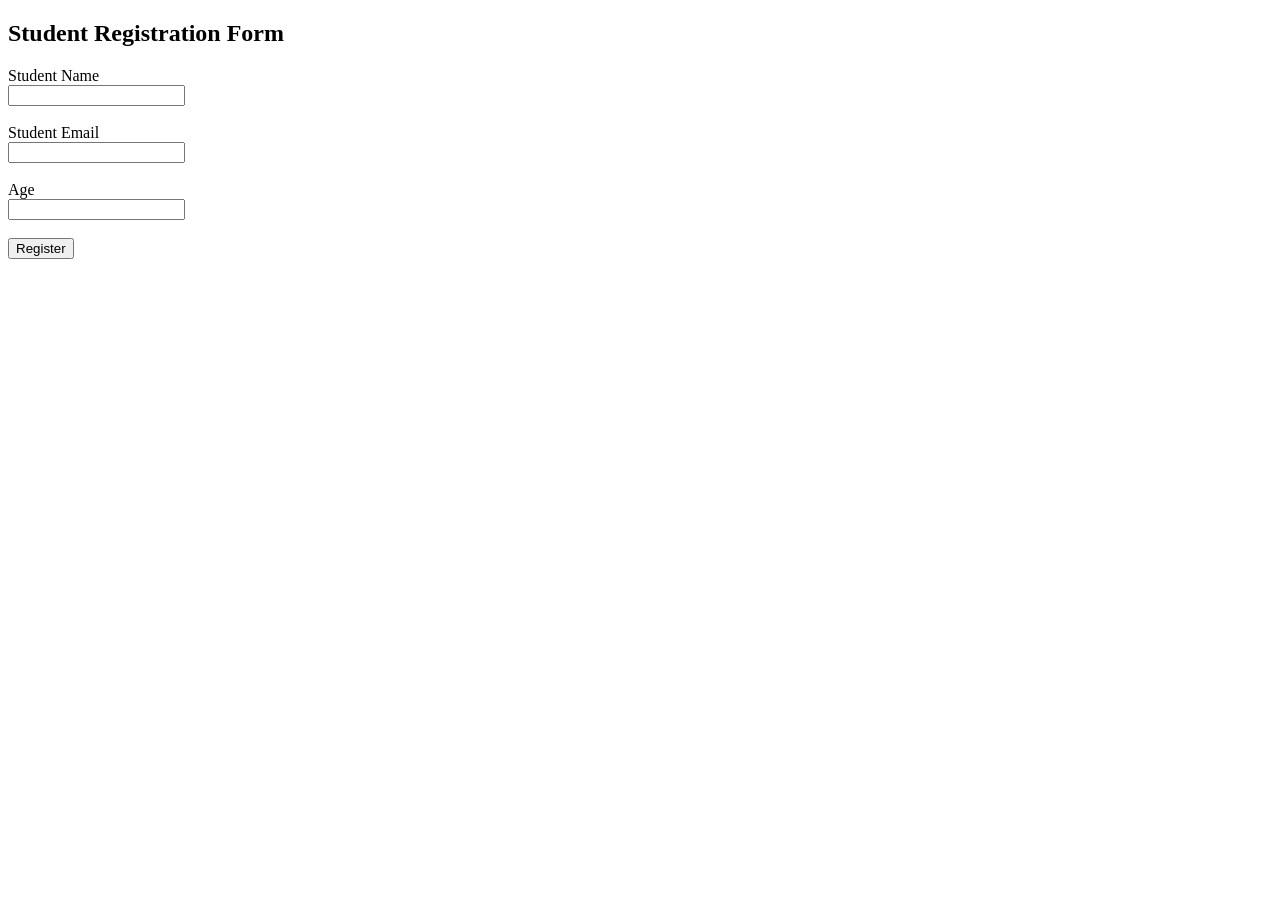
<file: index.html>
<!DOCTYPE html>
<html lang="en">
<head>
    <meta charset="UTF-8">
    <meta name="viewport" content="width=device-width, initial-scale=1.0">
    <title>Registration Form</title>
    <style>
        .error {
            color: red;
            font-size: 14px;
        }
    </style>
</head>
<body>

    <h2>Student Registration Form</h2>

    <form id="registrationForm">

        <label>Student Name</label><br>
        <input type="text" id="name"><br>
        <span id="nameError" class="error"></span><br>

        <label>Student Email</label><br>
        <input type="text" id="email"><br>
        <span id="emailError" class="error"></span><br>

        <label>Age</label><br>
        <input type="number" id="age"><br>
        <span id="ageError" class="error"></span><br>

        <button type="submit">Register</button>
        

    </form>

    <script src="script.js"></script>

</body>
</html>
</file>
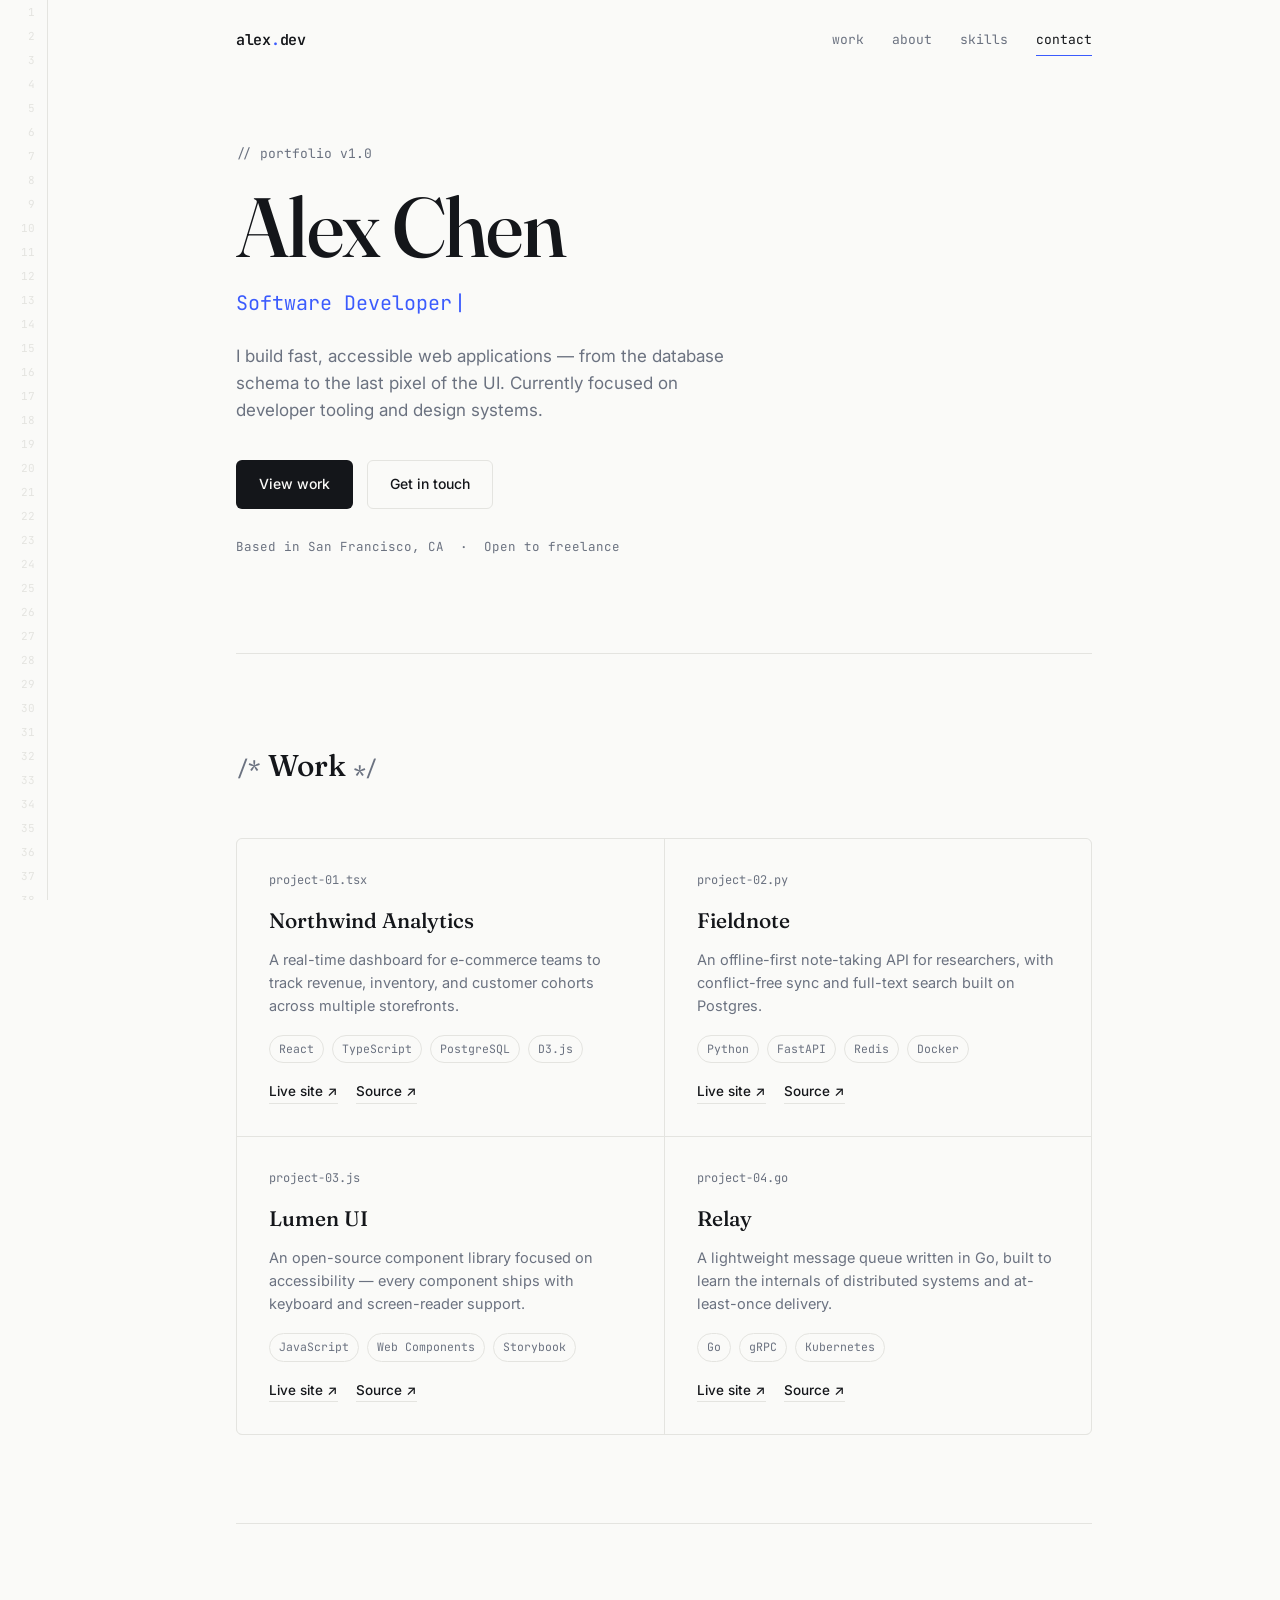
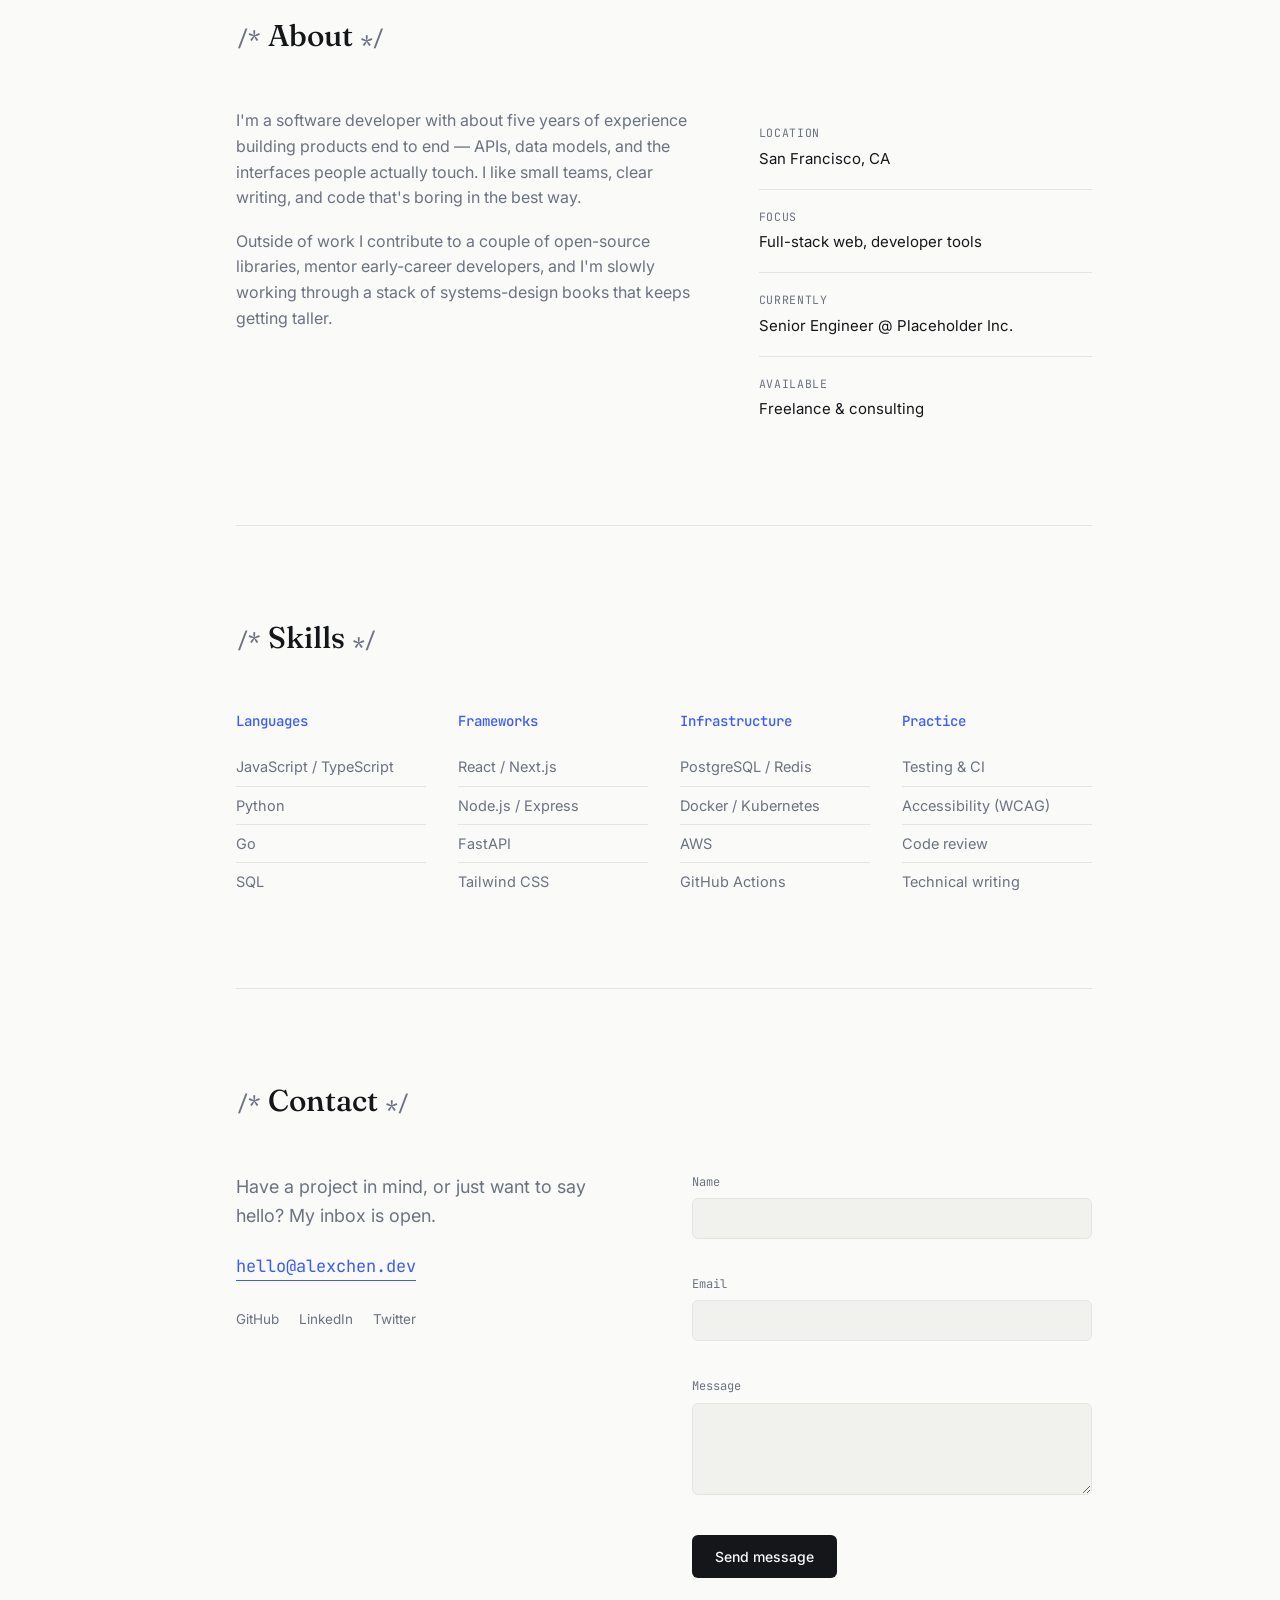
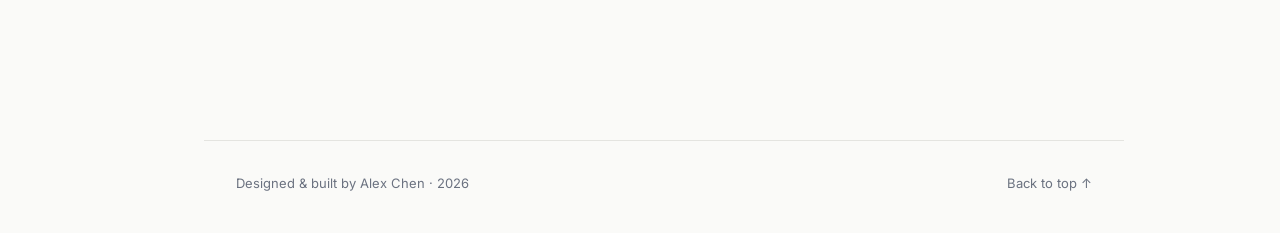
<file: Portfolio/index.html>
<!DOCTYPE html>
<html lang="en">
<head>
<meta charset="UTF-8">
<meta name="viewport" content="width=device-width, initial-scale=1.0">
<title>Alex Chen — Software Developer</title>
<meta name="description" content="Portfolio of Alex Chen, software developer.">
<link rel="preconnect" href="https://fonts.googleapis.com">
<link rel="preconnect" href="https://fonts.gstatic.com" crossorigin>
<link href="https://fonts.googleapis.com/css2?family=Fraunces:opsz,wght@9..144,400;9..144,500;9..144,600&family=JetBrains+Mono:wght@400;500;600&family=Inter:wght@400;500;600&display=swap" rel="stylesheet">
<link rel="stylesheet" href="style.css">
</head>
<body>

<!-- Line-number gutter: signature element, runs the full page like an editor -->
<div class="gutter" id="gutter" aria-hidden="true"></div>

<div class="page">

  <header class="site-header">
    <a href="#top" class="logo">alex<span class="accent">.</span>dev</a>

    <nav class="nav" id="nav">
      <a href="#work">work</a>
      <a href="#about">about</a>
      <a href="#skills">skills</a>
      <a href="#contact">contact</a>
    </nav>

    <button class="nav-toggle" id="navToggle" aria-label="Toggle menu" aria-expanded="false">
      <span></span><span></span><span></span>
    </button>
  </header>

  <main id="top">

    <!-- HERO -->
    <section class="hero">
      <p class="eyebrow">// portfolio&nbsp;<span class="muted">v1.0</span></p>
      <h1 class="hero-name">Alex Chen</h1>
      <p class="hero-role">
        <span id="roleText">Software Developer</span><span class="cursor" aria-hidden="true">|</span>
      </p>
      <p class="hero-bio">
        I build fast, accessible web applications — from the database schema
        to the last pixel of the UI. Currently focused on developer tooling
        and design systems.
      </p>
      <div class="hero-actions">
        <a href="#work" class="btn btn-primary">View work</a>
        <a href="#contact" class="btn btn-ghost">Get in touch</a>
      </div>
      <div class="hero-meta">
        <span>Based in San Francisco, CA</span>
        <span class="dot">·</span>
        <span>Open to freelance</span>
      </div>
    </section>

    <!-- WORK -->
    <section class="section" id="work">
      <h2 class="section-title"><span class="comment">/*</span> Work <span class="comment">*/</span></h2>

      <div class="projects">

        <article class="project reveal">
          <div class="project-file">project-01.tsx</div>
          <h3 class="project-title">Northwind Analytics</h3>
          <p class="project-desc">
            A real-time dashboard for e-commerce teams to track revenue,
            inventory, and customer cohorts across multiple storefronts.
          </p>
          <ul class="project-tags">
            <li>React</li><li>TypeScript</li><li>PostgreSQL</li><li>D3.js</li>
          </ul>
          <div class="project-links">
            <a href="#" target="_blank" rel="noopener">Live site ↗</a>
            <a href="#" target="_blank" rel="noopener">Source ↗</a>
          </div>
        </article>

        <article class="project reveal">
          <div class="project-file">project-02.py</div>
          <h3 class="project-title">Fieldnote</h3>
          <p class="project-desc">
            An offline-first note-taking API for researchers, with
            conflict-free sync and full-text search built on Postgres.
          </p>
          <ul class="project-tags">
            <li>Python</li><li>FastAPI</li><li>Redis</li><li>Docker</li>
          </ul>
          <div class="project-links">
            <a href="#" target="_blank" rel="noopener">Live site ↗</a>
            <a href="#" target="_blank" rel="noopener">Source ↗</a>
          </div>
        </article>

        <article class="project reveal">
          <div class="project-file">project-03.js</div>
          <h3 class="project-title">Lumen UI</h3>
          <p class="project-desc">
            An open-source component library focused on accessibility —
            every component ships with keyboard and screen-reader support.
          </p>
          <ul class="project-tags">
            <li>JavaScript</li><li>Web Components</li><li>Storybook</li>
          </ul>
          <div class="project-links">
            <a href="#" target="_blank" rel="noopener">Live site ↗</a>
            <a href="#" target="_blank" rel="noopener">Source ↗</a>
          </div>
        </article>

        <article class="project reveal">
          <div class="project-file">project-04.go</div>
          <h3 class="project-title">Relay</h3>
          <p class="project-desc">
            A lightweight message queue written in Go, built to learn the
            internals of distributed systems and at-least-once delivery.
          </p>
          <ul class="project-tags">
            <li>Go</li><li>gRPC</li><li>Kubernetes</li>
          </ul>
          <div class="project-links">
            <a href="#" target="_blank" rel="noopener">Live site ↗</a>
            <a href="#" target="_blank" rel="noopener">Source ↗</a>
          </div>
        </article>

      </div>
    </section>

    <!-- ABOUT -->
    <section class="section" id="about">
      <h2 class="section-title"><span class="comment">/*</span> About <span class="comment">*/</span></h2>

      <div class="about-grid">
        <div class="about-copy reveal">
          <p>
            I'm a software developer with about five years of experience
            building products end to end — APIs, data models, and the
            interfaces people actually touch. I like small teams, clear
            writing, and code that's boring in the best way.
          </p>
          <p>
            Outside of work I contribute to a couple of open-source
            libraries, mentor early-career developers, and I'm slowly
            working through a stack of systems-design books that keeps
            getting taller.
          </p>
        </div>

        <dl class="about-facts reveal">
          <div class="fact">
            <dt>Location</dt>
            <dd>San Francisco, CA</dd>
          </div>
          <div class="fact">
            <dt>Focus</dt>
            <dd>Full-stack web, developer tools</dd>
          </div>
          <div class="fact">
            <dt>Currently</dt>
            <dd>Senior Engineer @ Placeholder Inc.</dd>
          </div>
          <div class="fact">
            <dt>Available</dt>
            <dd>Freelance &amp; consulting</dd>
          </div>
        </dl>
      </div>
    </section>

    <!-- SKILLS -->
    <section class="section" id="skills">
      <h2 class="section-title"><span class="comment">/*</span> Skills <span class="comment">*/</span></h2>

      <div class="skills-grid">
        <div class="skill-group reveal">
          <h3>Languages</h3>
          <ul>
            <li>JavaScript / TypeScript</li>
            <li>Python</li>
            <li>Go</li>
            <li>SQL</li>
          </ul>
        </div>
        <div class="skill-group reveal">
          <h3>Frameworks</h3>
          <ul>
            <li>React / Next.js</li>
            <li>Node.js / Express</li>
            <li>FastAPI</li>
            <li>Tailwind CSS</li>
          </ul>
        </div>
        <div class="skill-group reveal">
          <h3>Infrastructure</h3>
          <ul>
            <li>PostgreSQL / Redis</li>
            <li>Docker / Kubernetes</li>
            <li>AWS</li>
            <li>GitHub Actions</li>
          </ul>
        </div>
        <div class="skill-group reveal">
          <h3>Practice</h3>
          <ul>
            <li>Testing &amp; CI</li>
            <li>Accessibility (WCAG)</li>
            <li>Code review</li>
            <li>Technical writing</li>
          </ul>
        </div>
      </div>
    </section>

    <!-- CONTACT -->
    <section class="section" id="contact">
      <h2 class="section-title"><span class="comment">/*</span> Contact <span class="comment">*/</span></h2>

      <div class="contact-grid">
        <div class="contact-copy reveal">
          <p class="contact-lead">
            Have a project in mind, or just want to say hello?
            My inbox is open.
          </p>
          <a href="mailto:hello@alexchen.dev" class="contact-email">hello@alexchen.dev</a>
          <div class="socials">
            <a href="#" target="_blank" rel="noopener">GitHub</a>
            <a href="#" target="_blank" rel="noopener">LinkedIn</a>
            <a href="#" target="_blank" rel="noopener">Twitter</a>
          </div>
        </div>

        <form class="contact-form reveal" id="contactForm" novalidate>
          <div class="field">
            <label for="name">Name</label>
            <input type="text" id="name" name="name" required>
            <span class="field-error" data-error-for="name"></span>
          </div>
          <div class="field">
            <label for="email">Email</label>
            <input type="email" id="email" name="email" required>
            <span class="field-error" data-error-for="email"></span>
          </div>
          <div class="field">
            <label for="message">Message</label>
            <textarea id="message" name="message" rows="4" required></textarea>
            <span class="field-error" data-error-for="message"></span>
          </div>
          <button type="submit" class="btn btn-primary">Send message</button>
          <p class="form-status" id="formStatus" role="status" aria-live="polite"></p>
        </form>
      </div>
    </section>

  </main>

  <footer class="site-footer">
    <p>Designed &amp; built by Alex Chen · <span id="year"></span></p>
    <a href="#top" class="back-to-top">Back to top ↑</a>
  </footer>

</div>

<script src="script.js"></script>
</body>
</html>
</file>
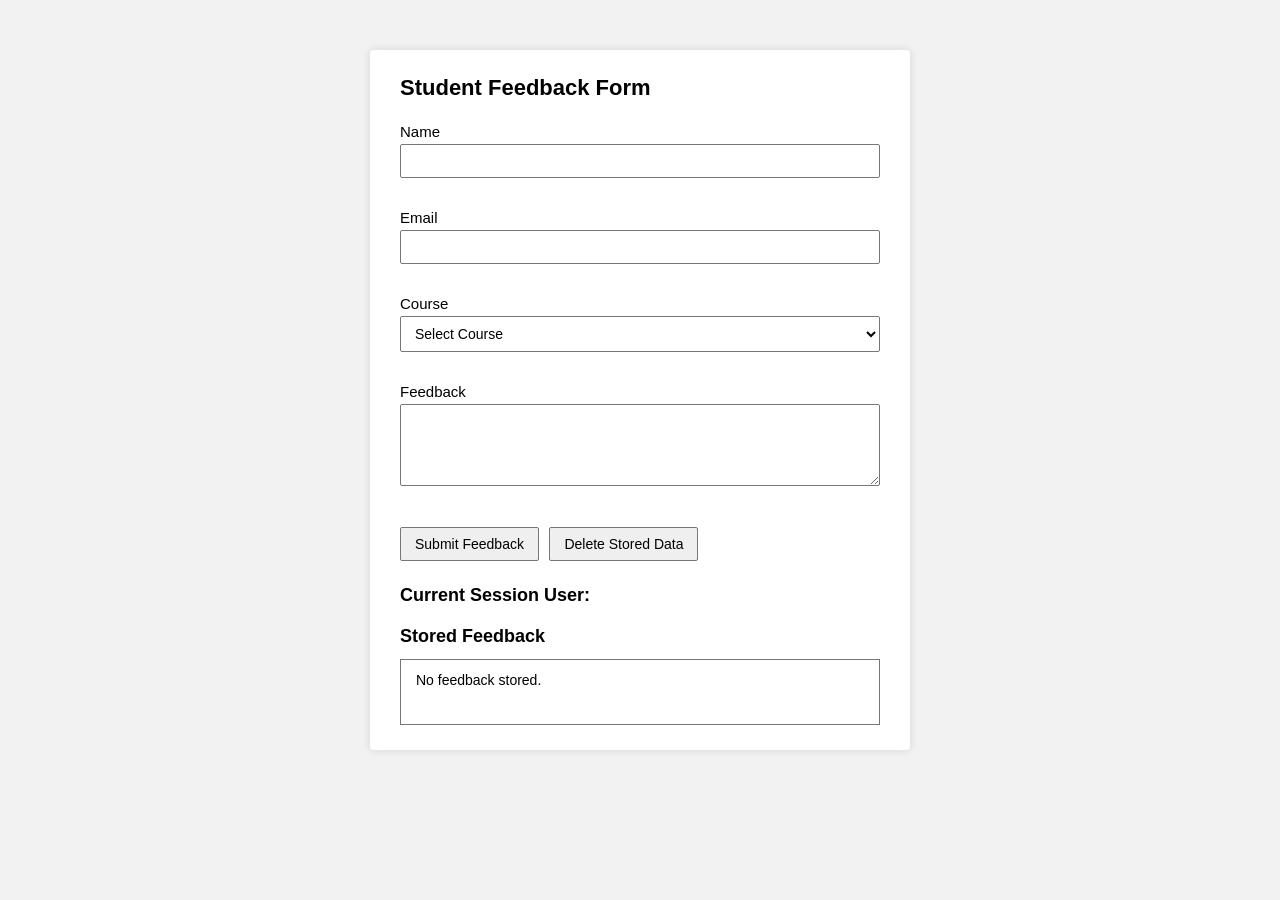
<file: Portfolio/Assignment3/index.html>
<!DOCTYPE html>
<html lang="en">
<head>
    <meta charset="UTF-8">
    <meta name="viewport" content="width=device-width, initial-scale=1.0">
    <title>Student Feedback Form</title>
    <link rel="stylesheet" href="style.css">
</head>
<body>

    <div class="container">
        <h2>Student Feedback Form</h2>

        <form id="feedbackForm" novalidate>
            <div class="form-group">
                <label for="name">Name</label>
                <input type="text" id="name" placeholder="">
                <div class="error" id="nameError"></div>
            </div>

            <div class="form-group">
                <label for="email">Email</label>
                <input type="email" id="email" placeholder="">
                <div class="error" id="emailError"></div>
            </div>

            <div class="form-group">
                <label for="course">Course</label>
                <select id="course">
                    <option value="">Select Course</option>
                    <option value="Computer Science">Computer Science</option>
                    <option value="Information Technology">Information Technology</option>
                    <option value="Electronics">Electronics</option>
                    <option value="Mechanical Engineering">Mechanical Engineering</option>
                    <option value="Civil Engineering">Civil Engineering</option>
                </select>
                <div class="error" id="courseError"></div>
            </div>

            <div class="form-group">
                <label for="feedback">Feedback</label>
                <textarea id="feedback" rows="4"></textarea>
                <div class="error" id="feedbackError"></div>
            </div>

            <div class="btn-group">
                <button type="submit" id="submitBtn">Submit Feedback</button>
                <button type="button" id="deleteBtn">Delete Stored Data</button>
            </div>
        </form>

        <h3 id="sessionUserDisplay">Current Session User: </h3>

        <h3>Stored Feedback</h3>

        <div id="output">No feedback stored.</div>
    </div>

    <script src="script.js"></script>
</body>
</html>
</file>
<file: Portfolio/style.css>
/* ============================
   Design tokens
   ============================ */
:root {
  --bg: #FAFAF8;
  --surface: #F1F1EE;
  --ink: #14161A;
  --muted: #6B7280;
  --line: #E4E4E0;
  --accent: #3B5BFD;
  --accent-ink: #FFFFFF;

  --font-display: 'Fraunces', serif;
  --font-body: 'Inter', sans-serif;
  --font-mono: 'JetBrains Mono', monospace;

  --gutter-w: 48px;
  --max-w: 920px;

  --radius: 6px;
  --ease: cubic-bezier(0.16, 1, 0.3, 1);
}

@media (prefers-color-scheme: dark) {
  /* Intentionally light-only design; kept simple and consistent. */
}

/* ============================
   Reset
   ============================ */
* { box-sizing: border-box; }
html { scroll-behavior: smooth; }
body {
  margin: 0;
  background: var(--bg);
  color: var(--ink);
  font-family: var(--font-body);
  font-size: 16px;
  line-height: 1.6;
  -webkit-font-smoothing: antialiased;
}
h1, h2, h3 { margin: 0; font-family: var(--font-display); font-weight: 500; }
p { margin: 0; }
a { color: inherit; text-decoration: none; }
ul { margin: 0; padding: 0; list-style: none; }
button { font-family: inherit; cursor: pointer; }

@media (prefers-reduced-motion: reduce) {
  html { scroll-behavior: auto; }
  * { animation-duration: 0.01ms !important; transition-duration: 0.01ms !important; }
}

:focus-visible {
  outline: 2px solid var(--accent);
  outline-offset: 3px;
  border-radius: 2px;
}

.accent { color: var(--accent); }
.muted { color: var(--muted); }

/* ============================
   Gutter — signature element
   ============================ */
.gutter {
  position: fixed;
  top: 0;
  left: 0;
  width: var(--gutter-w);
  height: 100vh;
  border-right: 1px solid var(--line);
  font-family: var(--font-mono);
  font-size: 11px;
  color: var(--line);
  overflow: hidden;
  z-index: 0;
  pointer-events: none;
}
.gutter span {
  display: block;
  height: 24px;
  line-height: 24px;
  text-align: right;
  padding-right: 12px;
}
@media (max-width: 720px) {
  .gutter { display: none; }
}

/* ============================
   Layout
   ============================ */
.page {
  position: relative;
  z-index: 1;
  margin-left: var(--gutter-w);
}
@media (max-width: 720px) {
  .page { margin-left: 0; }
}

main, .site-header, .site-footer {
  max-width: var(--max-w);
  margin: 0 auto;
  padding-left: 32px;
  padding-right: 32px;
}
@media (max-width: 600px) {
  main, .site-header, .site-footer { padding-left: 20px; padding-right: 20px; }
}

/* ============================
   Header / Nav
   ============================ */
.site-header {
  display: flex;
  align-items: center;
  justify-content: space-between;
  padding-top: 28px;
  padding-bottom: 28px;
}
.logo {
  font-family: var(--font-mono);
  font-weight: 600;
  font-size: 15px;
  letter-spacing: -0.02em;
}
.nav { display: flex; gap: 28px; }
.nav a {
  font-family: var(--font-mono);
  font-size: 13px;
  color: var(--muted);
  transition: color 0.2s var(--ease);
  position: relative;
}
.nav a:hover, .nav a.active { color: var(--ink); }
.nav a.active::after {
  content: '';
  position: absolute;
  left: 0; bottom: -6px;
  width: 100%; height: 1px;
  background: var(--accent);
}

.nav-toggle {
  display: none;
  flex-direction: column;
  gap: 5px;
  background: none;
  border: none;
  padding: 8px;
}
.nav-toggle span {
  display: block;
  width: 20px;
  height: 1.5px;
  background: var(--ink);
  transition: transform 0.25s var(--ease), opacity 0.25s var(--ease);
}
@media (max-width: 720px) {
  .nav-toggle { display: flex; }
  .nav {
    position: absolute;
    top: 68px;
    right: 20px;
    left: 20px;
    background: var(--bg);
    border: 1px solid var(--line);
    border-radius: var(--radius);
    flex-direction: column;
    gap: 0;
    padding: 8px;
    display: none;
  }
  .nav.open { display: flex; }
  .nav a { padding: 12px 10px; border-bottom: 1px solid var(--line); }
  .nav a:last-child { border-bottom: none; }
}
.nav-toggle.open span:nth-child(1) { transform: translateY(6.5px) rotate(45deg); }
.nav-toggle.open span:nth-child(2) { opacity: 0; }
.nav-toggle.open span:nth-child(3) { transform: translateY(-6.5px) rotate(-45deg); }

/* ============================
   Hero
   ============================ */
.hero {
  padding-top: 64px;
  padding-bottom: 96px;
}
.eyebrow {
  font-family: var(--font-mono);
  font-size: 13px;
  color: var(--muted);
  margin-bottom: 20px;
}
.hero-name {
  font-size: clamp(48px, 8vw, 84px);
  line-height: 1;
  letter-spacing: -0.02em;
  margin-bottom: 18px;
}
.hero-role {
  font-family: var(--font-mono);
  font-size: clamp(16px, 2.4vw, 20px);
  color: var(--accent);
  margin-bottom: 24px;
  min-height: 28px;
}
.cursor {
  display: inline-block;
  margin-left: 2px;
  animation: blink 1s step-end infinite;
}
@keyframes blink { 50% { opacity: 0; } }

.hero-bio {
  max-width: 46ch;
  color: var(--muted);
  font-size: 17px;
  margin-bottom: 36px;
}
.hero-actions {
  display: flex;
  gap: 14px;
  margin-bottom: 28px;
  flex-wrap: wrap;
}
.hero-meta {
  font-family: var(--font-mono);
  font-size: 12.5px;
  color: var(--muted);
}
.hero-meta .dot { margin: 0 8px; }

/* ============================
   Buttons
   ============================ */
.btn {
  display: inline-flex;
  align-items: center;
  justify-content: center;
  padding: 12px 22px;
  border-radius: var(--radius);
  font-size: 14px;
  font-weight: 500;
  transition: transform 0.2s var(--ease), background 0.2s var(--ease), border-color 0.2s var(--ease);
  border: 1px solid transparent;
}
.btn-primary {
  background: var(--ink);
  color: var(--bg);
}
.btn-primary:hover { transform: translateY(-2px); background: var(--accent); }
.btn-ghost {
  border-color: var(--line);
  color: var(--ink);
}
.btn-ghost:hover { border-color: var(--ink); transform: translateY(-2px); }

/* ============================
   Sections
   ============================ */
.section {
  padding-top: 88px;
  padding-bottom: 88px;
  border-top: 1px solid var(--line);
}
.section-title {
  font-size: clamp(24px, 3vw, 30px);
  margin-bottom: 48px;
}
.comment { color: var(--muted); font-family: var(--font-mono); font-weight: 400; font-size: 0.7em; vertical-align: middle; }

.reveal {
  opacity: 0;
  transform: translateY(16px);
  transition: opacity 0.6s var(--ease), transform 0.6s var(--ease);
}
.reveal.is-visible {
  opacity: 1;
  transform: translateY(0);
}

/* ============================
   Projects
   ============================ */
.projects {
  display: grid;
  grid-template-columns: repeat(2, 1fr);
  gap: 1px;
  background: var(--line);
  border: 1px solid var(--line);
  border-radius: var(--radius);
  overflow: hidden;
}
@media (max-width: 640px) {
  .projects { grid-template-columns: 1fr; }
}
.project {
  background: var(--bg);
  padding: 32px;
  transition: background 0.2s var(--ease);
}
.project:hover { background: var(--surface); }
.project-file {
  font-family: var(--font-mono);
  font-size: 12px;
  color: var(--muted);
  margin-bottom: 14px;
}
.project-title {
  font-size: 21px;
  margin-bottom: 10px;
}
.project-desc {
  color: var(--muted);
  font-size: 14.5px;
  margin-bottom: 18px;
}
.project-tags {
  display: flex;
  flex-wrap: wrap;
  gap: 8px;
  margin-bottom: 18px;
}
.project-tags li {
  font-family: var(--font-mono);
  font-size: 11.5px;
  padding: 4px 9px;
  border: 1px solid var(--line);
  border-radius: 20px;
  color: var(--muted);
}
.project-links {
  display: flex;
  gap: 18px;
}
.project-links a {
  font-size: 13.5px;
  font-weight: 500;
  border-bottom: 1px solid var(--line);
  transition: border-color 0.2s var(--ease), color 0.2s var(--ease);
}
.project-links a:hover { color: var(--accent); border-color: var(--accent); }

/* ============================
   About
   ============================ */
.about-grid {
  display: grid;
  grid-template-columns: 1.4fr 1fr;
  gap: 56px;
}
@media (max-width: 640px) {
  .about-grid { grid-template-columns: 1fr; gap: 32px; }
}
.about-copy p {
  color: var(--muted);
  font-size: 16px;
  margin-bottom: 18px;
}
.about-copy p:last-child { margin-bottom: 0; }

.about-facts { display: flex; flex-direction: column; gap: 18px; }
.fact {
  padding-bottom: 18px;
  border-bottom: 1px solid var(--line);
}
.fact:last-child { border-bottom: none; padding-bottom: 0; }
.fact dt {
  font-family: var(--font-mono);
  font-size: 11.5px;
  color: var(--muted);
  text-transform: uppercase;
  letter-spacing: 0.06em;
  margin-bottom: 4px;
}
.fact dd { margin: 0; font-size: 15px; }

/* ============================
   Skills
   ============================ */
.skills-grid {
  display: grid;
  grid-template-columns: repeat(4, 1fr);
  gap: 32px;
}
@media (max-width: 720px) {
  .skills-grid { grid-template-columns: repeat(2, 1fr); }
}
.skill-group h3 {
  font-size: 14px;
  font-family: var(--font-mono);
  font-weight: 500;
  color: var(--accent);
  margin-bottom: 16px;
}
.skill-group li {
  font-size: 14.5px;
  color: var(--muted);
  padding: 7px 0;
  border-bottom: 1px solid var(--line);
}
.skill-group li:last-child { border-bottom: none; }

/* ============================
   Contact
   ============================ */
.contact-grid {
  display: grid;
  grid-template-columns: 1fr 1fr;
  gap: 56px;
}
@media (max-width: 640px) {
  .contact-grid { grid-template-columns: 1fr; gap: 32px; }
}
.contact-lead {
  font-size: 18px;
  color: var(--muted);
  margin-bottom: 22px;
  max-width: 34ch;
}
.contact-email {
  display: inline-block;
  font-family: var(--font-mono);
  font-size: 17px;
  color: var(--accent);
  border-bottom: 1px solid var(--accent);
  margin-bottom: 28px;
}
.socials { display: flex; gap: 20px; }
.socials a {
  font-size: 13.5px;
  color: var(--muted);
  transition: color 0.2s var(--ease);
}
.socials a:hover { color: var(--ink); }

.contact-form { display: flex; flex-direction: column; gap: 16px; }
.field { display: flex; flex-direction: column; gap: 6px; }
.field label {
  font-family: var(--font-mono);
  font-size: 12px;
  color: var(--muted);
}
.field input, .field textarea {
  font-family: var(--font-body);
  font-size: 14.5px;
  padding: 11px 13px;
  border: 1px solid var(--line);
  border-radius: var(--radius);
  background: var(--surface);
  color: var(--ink);
  resize: vertical;
  transition: border-color 0.2s var(--ease);
}
.field input:focus, .field textarea:focus {
  border-color: var(--accent);
  outline: none;
}
.field-error {
  font-size: 12px;
  color: #C0392B;
  min-height: 14px;
}
.contact-form .btn { align-self: flex-start; margin-top: 4px; }
.form-status {
  font-family: var(--font-mono);
  font-size: 13px;
  color: var(--accent);
  min-height: 18px;
}

/* ============================
   Footer
   ============================ */
.site-footer {
  display: flex;
  align-items: center;
  justify-content: space-between;
  padding-top: 32px;
  padding-bottom: 40px;
  border-top: 1px solid var(--line);
  margin-top: 40px;
  font-size: 13px;
  color: var(--muted);
}
.back-to-top { color: var(--muted); transition: color 0.2s var(--ease); }
.back-to-top:hover { color: var(--ink); }
</file>
<file: Portfolio/Assignment3/style.css>
body {
    font-family: Arial, sans-serif;
    background-color: #f2f2f2;
    margin: 0;
    padding: 20px;
}

.container {
    width: 480px;
    margin: 30px auto;
    background: #ffffff;
    padding: 25px 30px;
    border-radius: 4px;
    box-shadow: 0px 0px 10px rgba(0, 0, 0, 0.12);
}

h2 {
    font-size: 22px;
    margin-top: 0;
    margin-bottom: 22px;
    color: #000000;
    font-weight: bold;
}

.form-group {
    margin-bottom: 12px;
}

label {
    display: block;
    font-size: 15px;
    font-weight: normal;
    margin-bottom: 4px;
    color: #000000;
}

input[type="text"],
input[type="email"],
select,
textarea {
    width: 100%;
    padding: 8px 10px;
    box-sizing: border-box;
    border: 1px solid #767676;
    border-radius: 2px;
    font-size: 14px;
    font-family: Arial, sans-serif;
}

select {
    cursor: pointer;
    background-color: #ffffff;
}

textarea {
    resize: vertical;
}

.error {
    color: #ff0000;
    font-size: 13px;
    margin-top: 3px;
    min-height: 16px;
}

.btn-group {
    margin-top: 18px;
    margin-bottom: 24px;
}

button {
    padding: 8px 14px;
    font-size: 14px;
    background: #efefef;
    border: 1px solid #767676;
    border-radius: 2px;
    cursor: pointer;
    margin-right: 6px;
    color: #000000;
}

button:hover {
    background: #e5e5e5;
}

h3 {
    font-size: 18px;
    margin-top: 20px;
    margin-bottom: 12px;
    color: #000000;
    font-weight: bold;
}

#sessionUserDisplay {
    font-size: 18px;
    margin-bottom: 16px;
}

#output {
    border: 1px solid #767676;
    padding: 12px 15px;
    min-height: 40px;
    font-size: 14px;
    background: #ffffff;
    white-space: pre-line;
    color: #000000;
}
</file>
